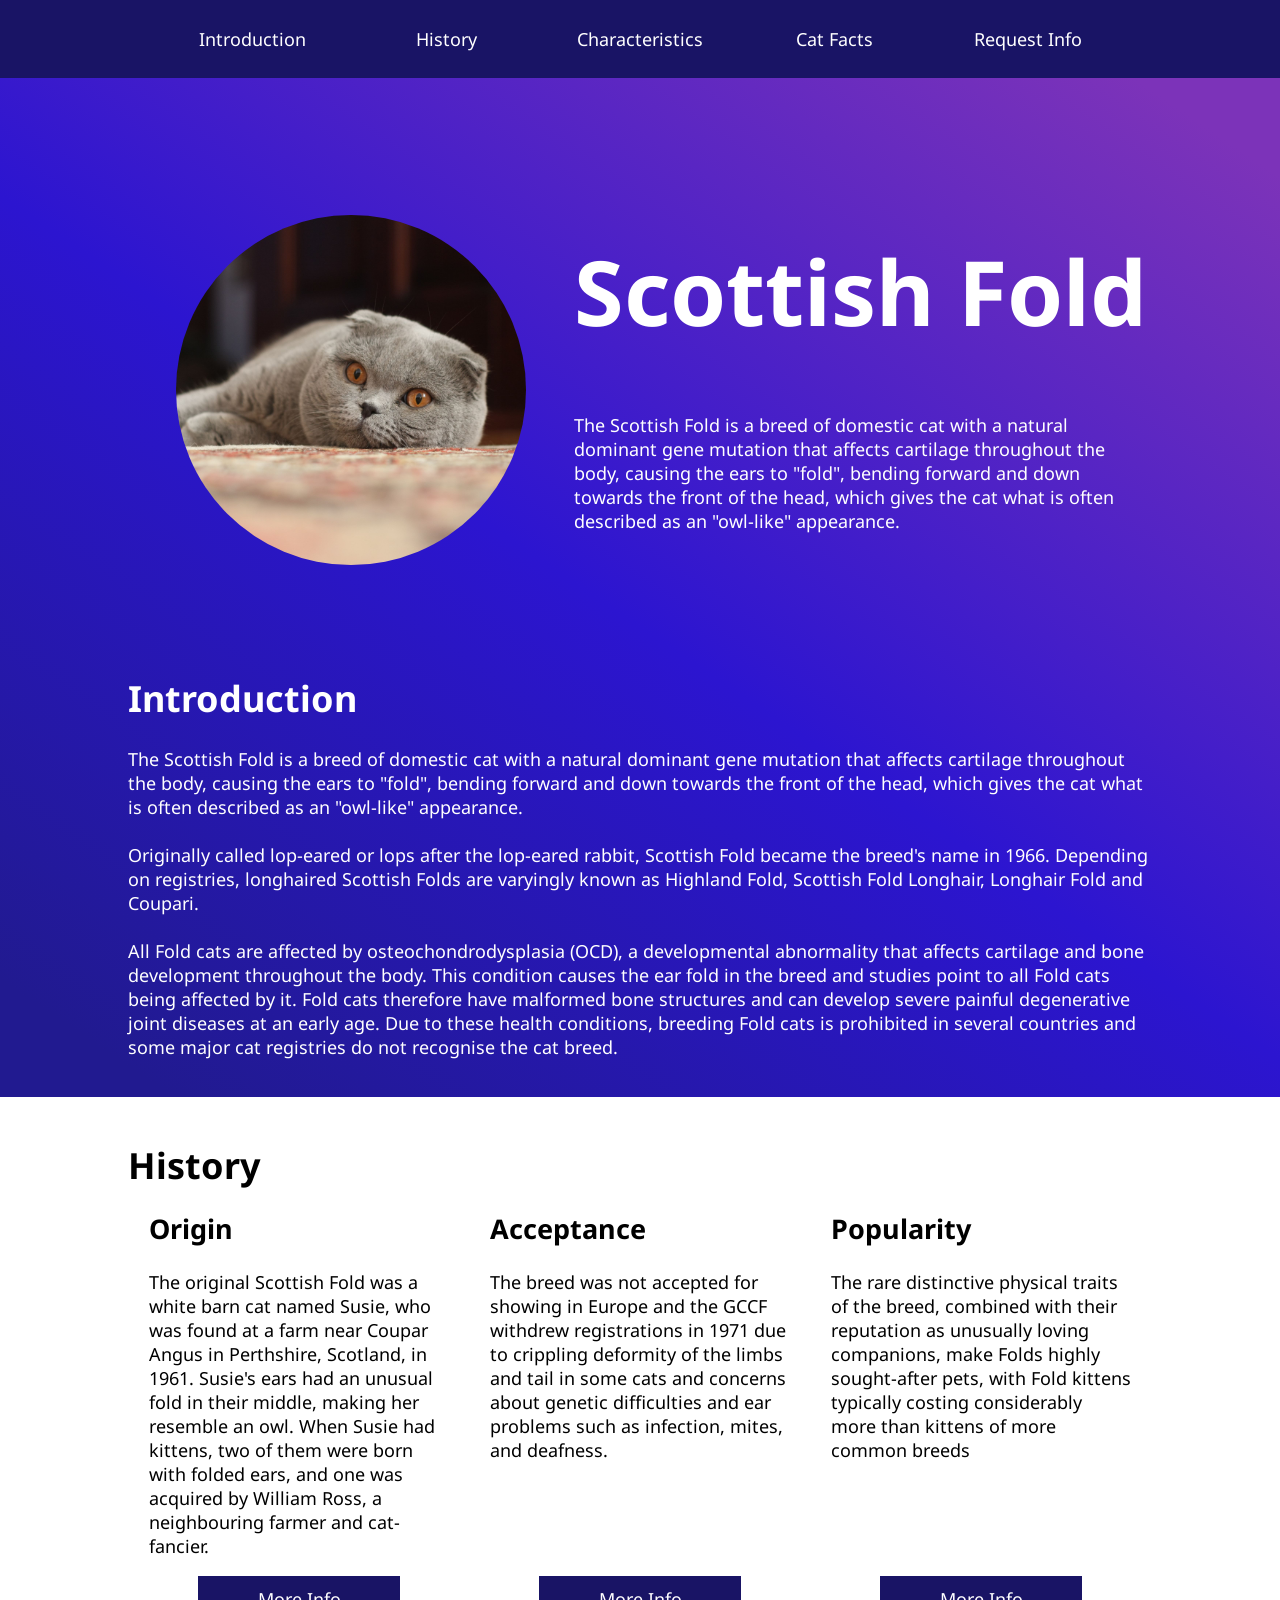
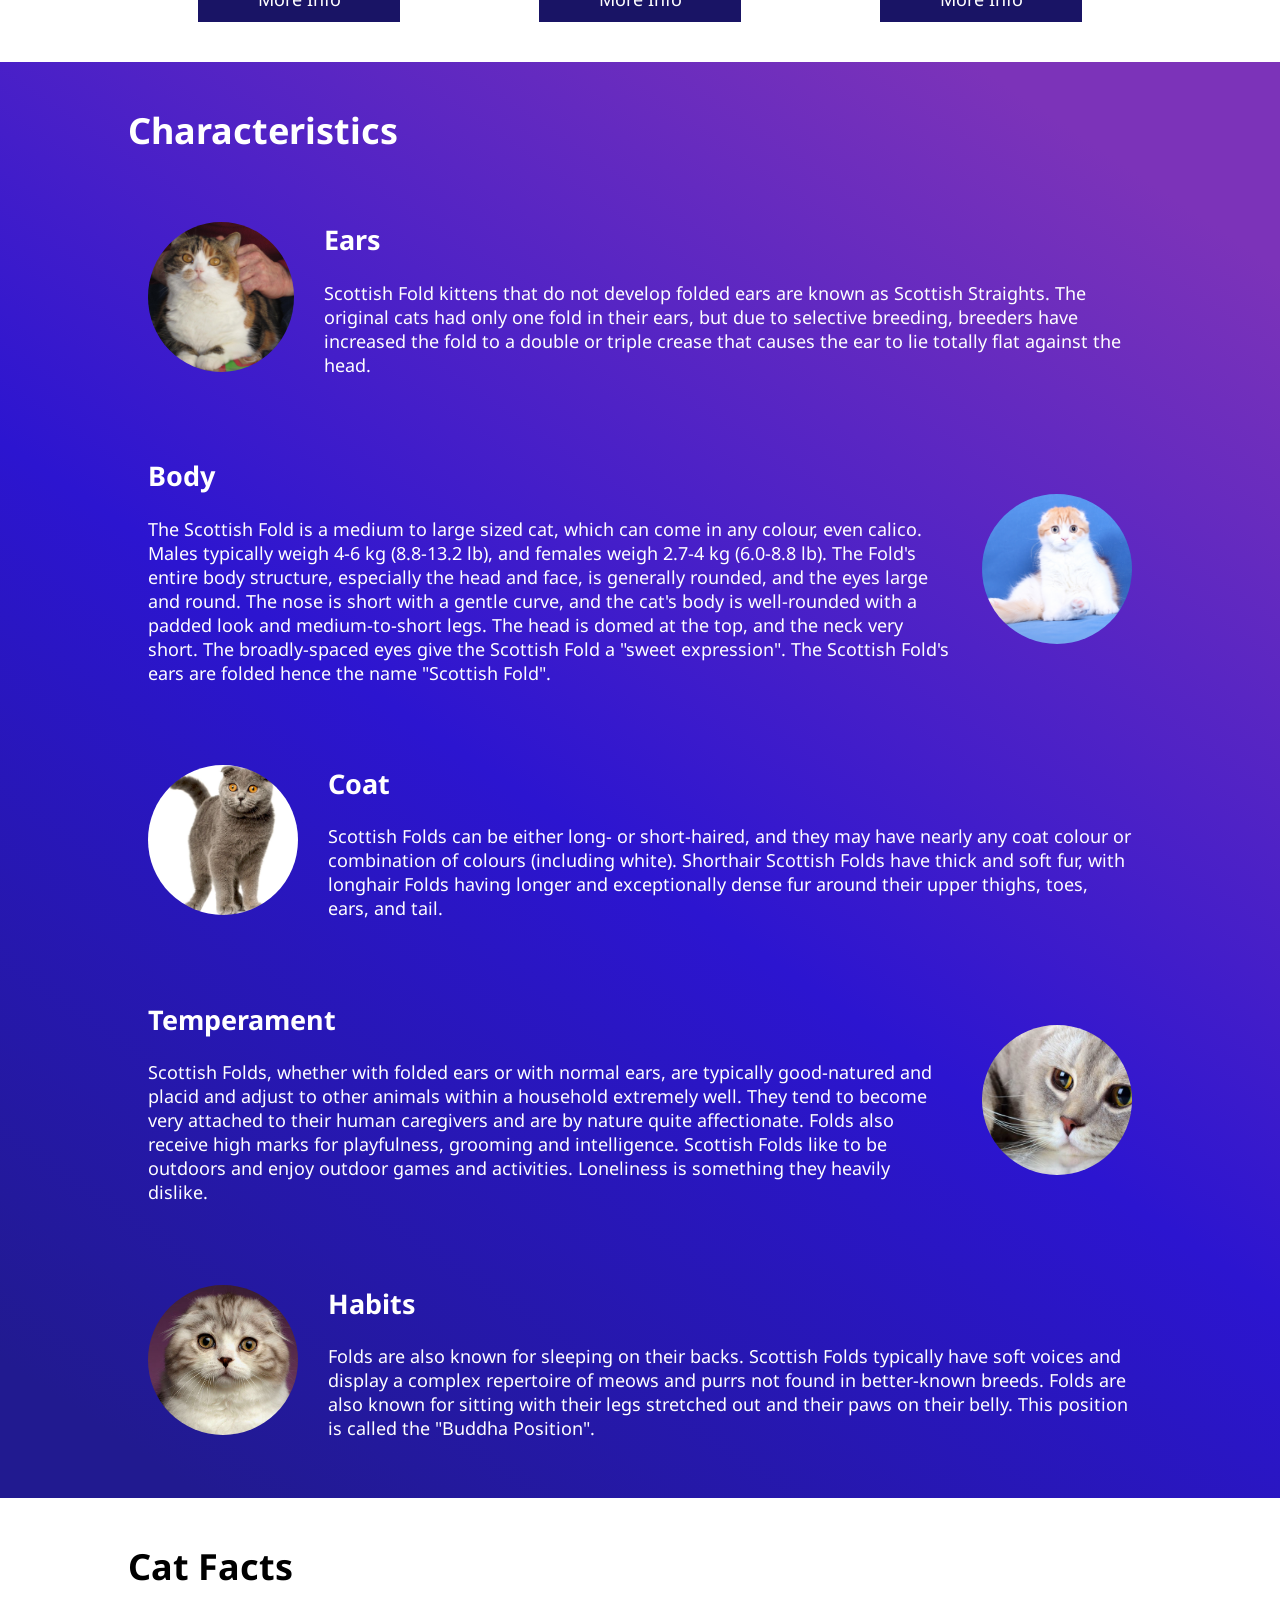
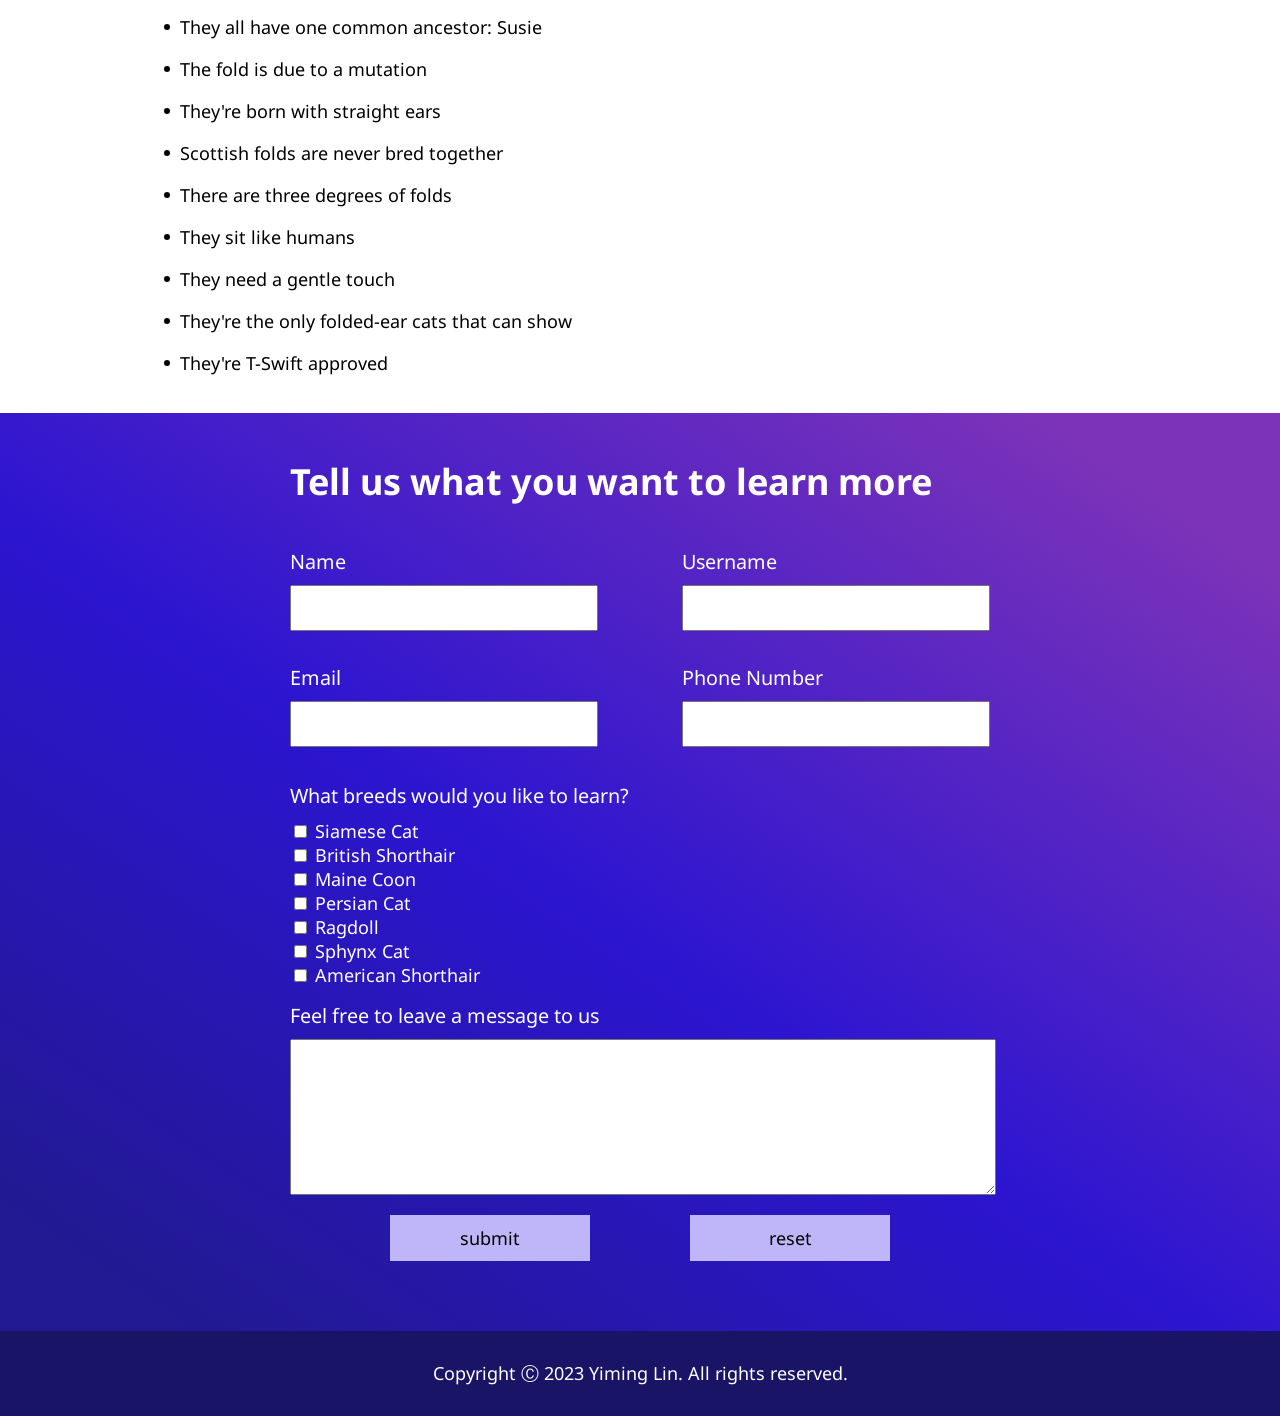
<file: 10-debugging/sample-website/index.html>
<!doctype html>
<html lang="en">
  <head>
    <meta charset="UTF-8" />
    <meta name="viewport" content="width=device-width, initial-scale=1.0" />
    <link rel="preconnect" href="https://fonts.googleapis.com" />
    <link rel="preconnect" href="https://fonts.gstatic.com" crossorigin />
    <link
      rel="stylesheet"
      href="https://cdnjs.cloudflare.com/ajax/libs/font-awesome/6.4.2/css/all.min.css"
      integrity="sha512-z3gLpd7yknf1YoNbCzqRKc4qyor8gaKU1qmn+CShxbuBusANI9QpRohGBreCFkKxLhei6S9CQXFEbbKuqLg0DA=="
      crossorigin="anonymous"
      referrerpolicy="no-referrer"
    />
    <link
      href="https://fonts.googleapis.com/css2?family=Lora&family=Noto+Sans:ital,wght@0,300;0,500;1,200;1,400&family=Poppins:wght@100;200;300;400&family=Raleway:wght@100;200;300&display=swap"
      rel="stylesheet"
    />
    <link rel="stylesheet" type="text/css" href="styles.css" />
    <title>Scottish Fold</title>
    <script defer src="index.js"></script>
  </head>
  <body>
    <header>
      <nav class="navbar large-screen-navbar">
        <ul class="nav-list">
          <li class="nav-list-item">
            <a href="#Introduction" class="nav-link hover-transition"
              >Introduction</a
            >
          </li>
          <li class="nav-list-item">
            <a href="#History" class="nav-link hover-transition">History</a>
          </li>
          <li class="nav-list-item">
            <a href="#Characteristics" class="nav-link hover-transition"
              >Characteristics</a
            >
          </li>
          <li class="nav-list-item">
            <a href="#CatFacts" class="nav-link hover-transition">Cat Facts</a>
          </li>
          <li class="nav-list-item">
            <a href="#RequestInfo" class="nav-link hover-transition"
              >Request Info</a
            >
          </li>
        </ul>
      </nav>
      <nav class="navbar small-screen-navbar">
        <input
          type="checkbox"
          class="navbar-toggle-trigger"
          id="navbar-toggle-trigger"
        />
        <label
          for="navbar-toggle-trigger"
          id="navbar-toggle-expand-button"
          class="navbar-circular-icon-button"
          aria-label="open navbar list"
        >
          <i class="fa-solid fa-bars"></i>
        </label>
        <div
          id="small-screen-navbar-element-container"
          class="small-screen-navbar-element-container"
        >
          <ul class="nav-list">
            <li class="nav-list-item">
              <a href="#Introduction" class="nav-link hover-transition"
                >Introduction</a
              >
            </li>
            <li class="nav-list-item">
              <a href="#History" class="nav-link hover-transition">History</a>
            </li>
            <li class="nav-list-item">
              <a href="#Characteristics" class="nav-link hover-transition"
                >Characteristics</a
              >
            </li>
            <li class="nav-list-item">
              <a href="#CatFacts" class="nav-link hover-transition"
                >Cat Facts</a
              >
            </li>
            <li class="nav-list-item">
              <a href="#RequestInfo" class="nav-link hover-transition"
                >Request Info</a
              >
            </li>
          </ul>
        </div>
      </nav>
    </header>

    <div class="dark-background-container section-below-navbar">
      <div
        class="space-evenly-distributed-row-container vertically-stacked-mid-screen-container content-container"
      >
        <div class="landing-image"></div>
        <div class="landing-text-container">
          <h1 class="heading-1">Scottish Fold</h1>
          <p>
            The Scottish Fold is a breed of domestic cat with a natural dominant
            gene mutation that affects cartilage throughout the body, causing
            the ears to "fold", bending forward and down towards the front of
            the head, which gives the cat what is often described as an
            "owl-like" appearance.
          </p>
        </div>
      </div>
      <div id="Introduction" class="content-container">
        <h1>Introduction</h1>
        <p>
          The Scottish Fold is a breed of domestic cat with a natural dominant
          gene mutation that affects cartilage throughout the body, causing the
          ears to "fold", bending forward and down towards the front of the
          head, which gives the cat what is often described as an "owl-like"
          appearance.
          <br />
          <br />
          Originally called lop-eared or lops after the lop-eared rabbit,
          Scottish Fold became the breed's name in 1966. Depending on
          registries, longhaired Scottish Folds are varyingly known as Highland
          Fold, Scottish Fold Longhair, Longhair Fold and Coupari.
          <br />
          <br />
          All Fold cats are affected by osteochondrodysplasia (OCD), a
          developmental abnormality that affects cartilage and bone development
          throughout the body. This condition causes the ear fold in the breed
          and studies point to all Fold cats being affected by it. Fold cats
          therefore have malformed bone structures and can develop severe
          painful degenerative joint diseases at an early age. Due to these
          health conditions, breeding Fold cats is prohibited in several
          countries and some major cat registries do not recognise the cat
          breed.
        </p>
      </div>
    </div>

    <div id="History" class="content-container">
      <h1 class="clear-margin-bottom">History</h1>
      <div
        class="space-evenly-distributed-row-container vertically-stacked-mid-screen-container"
      >
        <div class="card">
          <div>
            <h2 class="clear-margin-top">Origin</h2>
            <p>
              The original Scottish Fold was a white barn cat named Susie, who
              was found at a farm near Coupar Angus in Perthshire, Scotland, in
              1961. Susie's ears had an unusual fold in their middle, making her
              resemble an owl. When Susie had kittens, two of them were born
              with folded ears, and one was acquired by William Ross, a
              neighbouring farmer and cat-fancier.
            </p>
          </div>
          <a class="more-info-button">More Info</a>
        </div>
        <div class="popup-section-container">
          <div class="popup-section">
            <div class="space-between-distributed-row-container">
              <h3>Origin</h3>
              <button
                class="close-popup-button"
                aria-label="close popup window"
                title="close popup window"
              >
                <i class="fa-solid fa-xmark"></i>
              </button>
            </div>
            <p>
              The original Scottish Fold was a white barn cat named Susie, who
              was found at a farm near Coupar Angus in Perthshire, Scotland, in
              1961. Susie's ears had an unusual fold in their middle, making her
              resemble an owl. When Susie had kittens, two of them were born
              with folded ears, and one was acquired by William Ross, a
              neighbouring farmer and cat-fancier. Ross registered the breed
              with the Governing Council of the Cat Fancy (GCCF) in the United
              Kingdom in 1966 and started to breed Scottish Fold kittens with
              the help of geneticist Pat Turner. The breeding programme produced
              76 kittens in the first three years - 42 with folded ears and 34
              with straight ears. The conclusion from this was that the ear
              mutation is due to a simple dominant gene.
              <br />
              Susie's only reproducing offspring was a female Fold named Snooks
              who was also white; a second kitten was neutered shortly after
              birth. Three months after Snooks' birth, Susie was killed by a
              car. All Scottish Fold cats share a common ancestry to Susie.
            </p>
          </div>
        </div>

        <div class="card">
          <div>
            <h2 class="clear-margin-top">Acceptance</h2>
            <p>
              The breed was not accepted for showing in Europe and the GCCF
              withdrew registrations in 1971 due to crippling deformity of the
              limbs and tail in some cats and concerns about genetic
              difficulties and ear problems such as infection, mites, and
              deafness.
            </p>
          </div>
          <a class="more-info-button">More Info</a>
        </div>
        <div class="popup-section-container">
          <div class="popup-section">
            <div class="space-between-distributed-row-container">
              <h3>Acceptance</h3>
              <button
                class="close-popup-button"
                aria-label="close popup window"
                title="close popup window"
              >
                <i class="fa-solid fa-xmark"></i>
              </button>
            </div>
            <p>
              The breed was not accepted for showing in Europe and the GCCF
              withdrew registrations in 1971 due to crippling deformity of the
              limbs and tail in some cats and concerns about genetic
              difficulties and ear problems such as infection, mites, and
              deafness, but the Folds were exported to America and the breed
              continued to be established using crosses with British Shorthairs
              and American Shorthairs. Since the initial concerns were brought,
              the Fold breed has not had the mite and infection problems, though
              wax buildup in the ears may be greater than in other cats. The
              concerns about deformities may have been caused by
              osteochondrodysplasia, which causes abnormalities in bone and
              cartilage throughout the body.
            </p>
          </div>
        </div>

        <div class="card">
          <div>
            <h2 class="clear-margin-top">Popularity</h2>
            <p>
              The rare distinctive physical traits of the breed, combined with
              their reputation as unusually loving companions, make Folds highly
              sought-after pets, with Fold kittens typically costing
              considerably more than kittens of more common breeds
            </p>
          </div>
          <a class="more-info-button">More Info</a>
        </div>
        <div class="popup-section-container">
          <div class="popup-section">
            <div class="space-between-distributed-row-container">
              <h3>Popularity</h3>
              <button
                class="close-popup-button"
                aria-label="close popup window"
                title="close popup window"
              >
                <i class="fa-solid fa-xmark"></i>
              </button>
            </div>
            <p>
              The rare distinctive physical traits of the breed, combined with
              their reputation as unusually loving companions, make Folds highly
              sought-after pets, with Fold kittens typically costing
              considerably more than kittens of more common breeds. Scottish
              folds are also popular among celebrities, one of them being
              American singer Taylor Swift, who owns two Scottish fold cats
              named Meredith Grey (the titular character of the medical drama
              series Grey's Anatomy), and Olivia Benson (the protagonist of the
              police drama series Law & Order: Special Victims Unit).
            </p>
          </div>
        </div>
      </div>
    </div>

    <div class="dark-background-container">
      <div id="Characteristics" class="content-container">
        <h1>Characteristics</h1>
        <div class="space-between-distributed-row-container content-container">
          <img
            alt="A scottish fold kitten whose ears are hold by a pair of hands"
            class="characteristics-image"
            src="./images/Straight-eared_Scottish_Fold.jpg"
          />
          <div class="characteristics-text-margin-left">
            <h2>Ears</h2>
            <p>
              Scottish Fold kittens that do not develop folded ears are known as
              Scottish Straights. The original cats had only one fold in their
              ears, but due to selective breeding, breeders have increased the
              fold to a double or triple crease that causes the ear to lie
              totally flat against the head.
            </p>
          </div>
        </div>
        <div class="space-between-distributed-row-container content-container">
          <div class="characteristics-text-margin-right">
            <h2>Body</h2>
            <p>
              The Scottish Fold is a medium to large sized cat, which can come
              in any colour, even calico. Males typically weigh 4-6 kg (8.8-13.2
              lb), and females weigh 2.7-4 kg (6.0-8.8 lb). The Fold's entire
              body structure, especially the head and face, is generally
              rounded, and the eyes large and round. The nose is short with a
              gentle curve, and the cat's body is well-rounded with a padded
              look and medium-to-short legs. The head is domed at the top, and
              the neck very short. The broadly-spaced eyes give the Scottish
              Fold a "sweet expression". The Scottish Fold's ears are folded
              hence the name "Scottish Fold".
            </p>
          </div>
          <img
            alt="A scottish fold kitten with white body and yellowish forehead"
            class="characteristics-image"
            src="./images/Rumfold_Red_Bull.png"
          />
        </div>
        <div class="space-between-distributed-row-container content-container">
          <img
            alt="A walking scottish fold kitten with grayish body and orange eyeballs"
            class="characteristics-image"
            src="./images/scottish-fold-2.jpg"
          />
          <div class="characteristics-text-margin-left">
            <h2>Coat</h2>
            <p>
              Scottish Folds can be either long- or short-haired, and they may
              have nearly any coat colour or combination of colours (including
              white). Shorthair Scottish Folds have thick and soft fur, with
              longhair Folds having longer and exceptionally dense fur around
              their upper thighs, toes, ears, and tail.
            </p>
          </div>
        </div>
        <div class="space-between-distributed-row-container content-container">
          <div class="characteristics-text-margin-right">
            <h2>Temperament</h2>
            <p>
              Scottish Folds, whether with folded ears or with normal ears, are
              typically good-natured and placid and adjust to other animals
              within a household extremely well. They tend to become very
              attached to their human caregivers and are by nature quite
              affectionate. Folds also receive high marks for playfulness,
              grooming and intelligence. Scottish Folds like to be outdoors and
              enjoy outdoor games and activities. Loneliness is something they
              heavily dislike.
            </p>
          </div>
          <img
            alt="The headshot of a scottish fold kitten with grayish skin looking to the side"
            class="characteristics-image"
            src="./images/scottish-fold-1.jpeg"
          />
        </div>
        <div class="space-between-distributed-row-container content-container">
          <img
            alt="The headshot of a scottish fold kitten looking straight ahead"
            class="characteristics-image"
            src="./images/scottish-fold-3.jpg"
          />
          <div class="characteristics-text-margin-left">
            <h2>Habits</h2>
            <p>
              Folds are also known for sleeping on their backs. Scottish Folds
              typically have soft voices and display a complex repertoire of
              meows and purrs not found in better-known breeds. Folds are also
              known for sitting with their legs stretched out and their paws on
              their belly. This position is called the "Buddha Position".
            </p>
          </div>
        </div>
      </div>
    </div>

    <div id="CatFacts" class="content-container">
      <h1>Cat Facts</h1>
      <div>
        <p class="cat-fact-list-item">
          <span class="bullet-point"></span>They all have one common ancestor:
          Susie
        </p>
        <p class="cat-fact-list-item">
          <span class="bullet-point"></span>The fold is due to a mutation
        </p>
        <p class="cat-fact-list-item">
          <span class="bullet-point"></span>They're born with straight ears
        </p>
        <p class="cat-fact-list-item">
          <span class="bullet-point"></span>Scottish folds are never bred
          together
        </p>
        <p class="cat-fact-list-item">
          <span class="bullet-point"></span>There are three degrees of folds
        </p>
        <p class="cat-fact-list-item">
          <span class="bullet-point"></span>They sit like humans
        </p>
        <p class="cat-fact-list-item">
          <span class="bullet-point"></span>They need a gentle touch
        </p>
        <p class="cat-fact-list-item">
          <span class="bullet-point"></span>They're the only folded-ear cats
          that can show
        </p>
        <p class="cat-fact-list-item">
          <span class="bullet-point"></span>They're T-Swift approved
        </p>
      </div>
    </div>

    <div class="dark-background-container">
      <form id="RequestInfo" class="content-container form">
        <h1>Tell us what you want to learn more</h1>
        <div
          class="space-between-distributed-row-container vertically-stacked-sm-screen-container"
        >
          <p class="label-input-group form-element-container">
            <label class="form-label" for="name">Name</label>
            <input
              aria-label="name"
              class="form-input-box"
              type="text"
              id="name"
              name="name"
            />
          </p>
          <p class="label-input-group form-element-container">
            <label class="form-label" for="username">Username</label>
            <input
              aria-label="username"
              class="form-input-box"
              type="text"
              id="username"
              name="username"
            />
          </p>
        </div>
        <div
          class="space-between-distributed-row-container vertically-stacked-sm-screen-container"
        >
          <p class="label-input-group form-element-container">
            <label class="form-label" for="email">Email</label>
            <input
              aria-label="email"
              class="form-input-box"
              type="email"
              id="email"
              name="email"
            />
          </p>
          <p class="label-input-group form-element-container">
            <label class="form-label" for="phone-number">Phone Number</label>
            <input
              aria-label="phone"
              class="form-input-box"
              type="tel"
              id="phone-number"
              name="phone-number"
            />
          </p>
        </div>
        <div class="form-fieldset form-element-container">
          <p class="form-label">What breeds would you like to learn?</p>
          <div>
            <input type="checkbox" id="siamese" name="breed1" value="siamese" />
            <label for="siamese">Siamese Cat</label>
          </div>
          <div>
            <input
              type="checkbox"
              id="british-shorthair"
              name="breed2"
              value="british-shorthair"
            />
            <label for="british-shorthair">British Shorthair</label>
          </div>
          <div>
            <input
              type="checkbox"
              id="maine-coon"
              name="breed3"
              value="maine-coon"
            />
            <label for="maine-coon">Maine Coon</label>
          </div>
          <div>
            <input
              type="checkbox"
              id="persian-cat"
              name="breed4"
              value="persian-cat"
            />
            <label for="persian-cat">Persian Cat</label>
          </div>
          <div>
            <input type="checkbox" id="ragdoll" name="breed5" value="ragdoll" />
            <label for="ragdoll">Ragdoll</label>
          </div>
          <div>
            <input
              type="checkbox"
              id="sphynx-cat"
              name="breed6"
              value="sphynx-cat"
            />
            <label for="sphynx-cat">Sphynx Cat</label>
          </div>
          <div>
            <input
              type="checkbox"
              id="american-shorthair"
              name="breed"
              value="american-shorthair"
            />
            <label for="american-shorthair">American Shorthair</label>
          </div>
        </div>
        <label class="form-label" for="message"
          >Feel free to leave a message to us</label
        >
        <textarea
          class="form-textarea form-element-container"
          name="message"
          id="message"
          cols="30"
          rows="10"
        ></textarea>

        <div
          class="form space-evenly-distributed-row-container form-buttons-container"
        >
          <input class="form-button" type="submit" value="submit" />
          <input class="form-button" type="reset" value="reset" />
        </div>
      </form>
    </div>

    <footer class="footer">
      Copyright Ⓒ 2023 Yiming Lin. All rights reserved.
    </footer>
  </body>
</html>
</file>
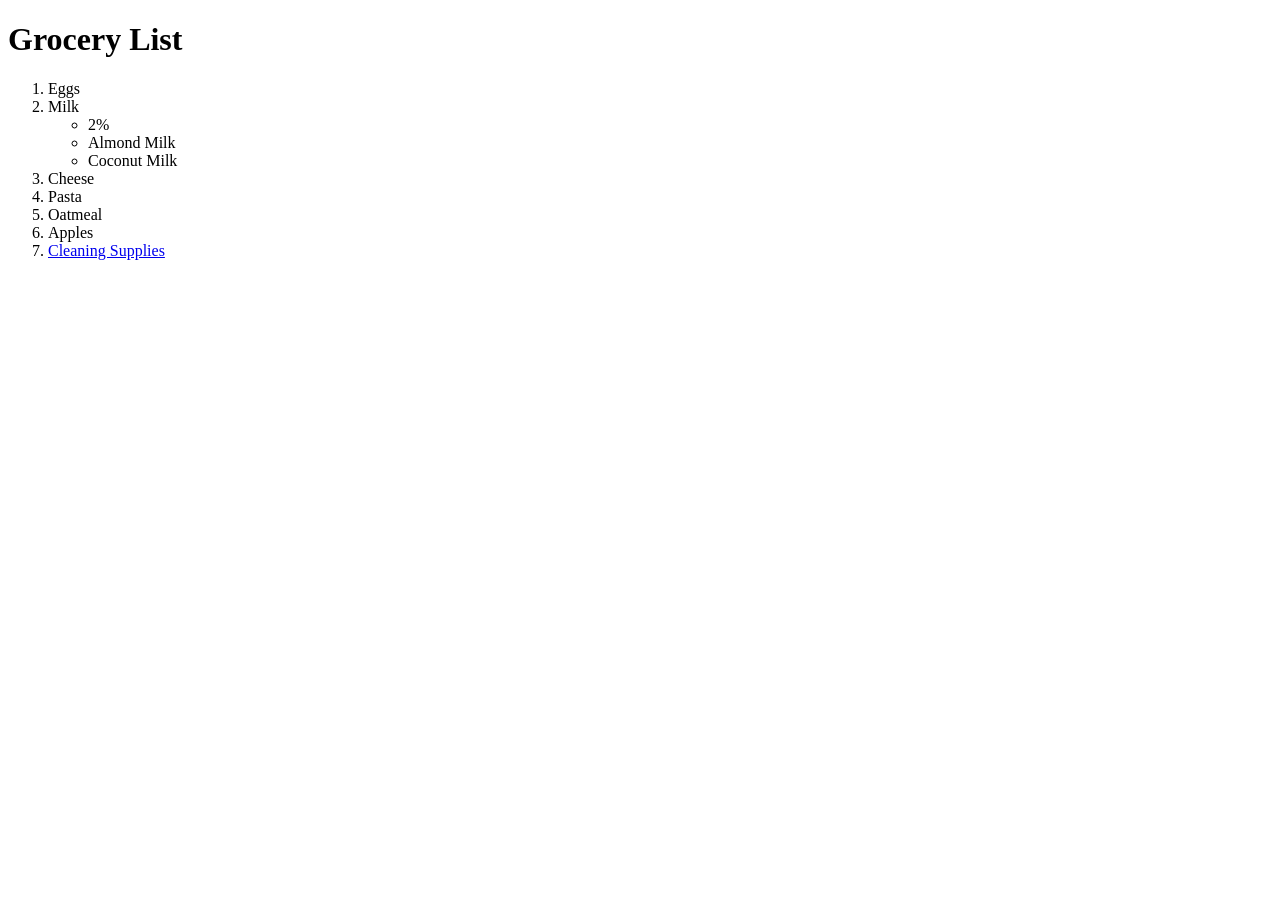
<file: 01-html/01-lists.html>
<!doctype html>
<html lang="en">
  <head>
    <meta charset="UTF-8" />
    <meta name="viewport" content="width=device-width, initial-scale=1.0" />
    <meta http-equiv="X-UA-Compatible" content="ie=edge" />
    <title>Exercise 01 - Lists</title>
  </head>
  <body>
    <main>
      <h1>Grocery List</h1>
      <!-- Add your code here -->
      <ol>
        <li>Eggs</li>
        <li>
          Milk
          <ul>
            <li>2%</li>
            <li>Almond Milk</li>
            <li>Coconut Milk</li>
          </ul>
        </li>
        <li>Cheese</li>
        <li>Pasta</li>
        <li>Oatmeal</li>
        <li>Apples</li>
        <li><a href="#">Cleaning Supplies</a></li>
      </ol>
    </main>
  </body>
</html>
</file>
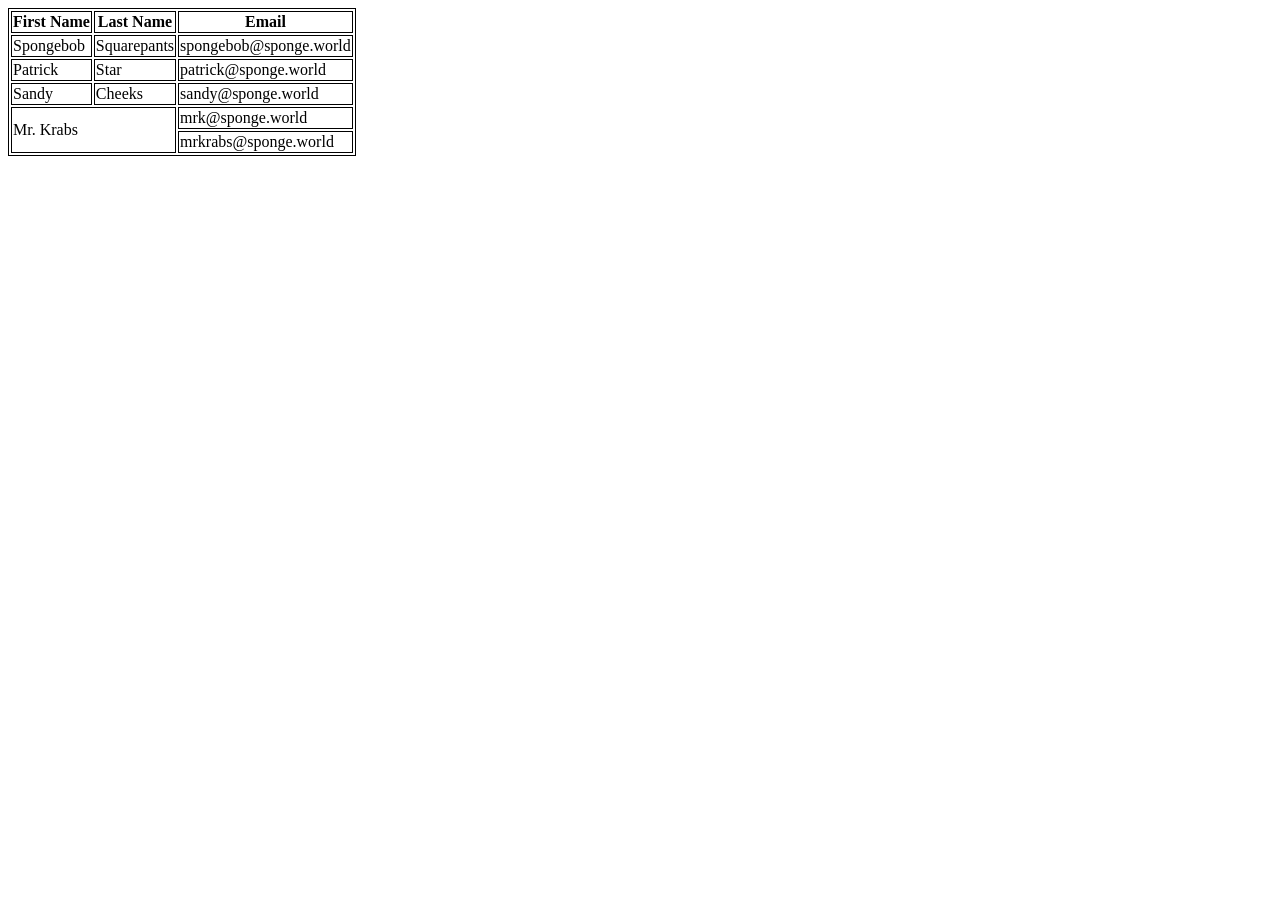
<file: 01-html/03-table.html>
<!doctype html>
<html lang="en">
  <head>
    <meta charset="UTF-8" />
    <meta name="viewport" content="width=device-width, initial-scale=1.0" />
    <meta http-equiv="X-UA-Compatible" content="ie=edge" />
    <title>Exercise 03 - Table</title>
    <style>
      table,
      th,
      tr,
      td {
        border: 1px solid black;
      }
    </style>
  </head>
  <body>
    <main>
      <table border="1">
        <thead>
          <tr>
            <th>First Name</th>
            <th>Last Name</th>
            <th>Email</th>
          </tr>
        </thead>
        <tbody>
          <tr>
            <td>Spongebob</td>
            <td>Squarepants</td>
            <td>spongebob@sponge.world</td>
          </tr>
          <tr>
            <td>Patrick</td>
            <td>Star</td>
            <td>patrick@sponge.world</td>
          </tr>
          <tr>
            <td>Sandy</td>
            <td>Cheeks</td>
            <td>sandy@sponge.world</td>
          </tr>
          <tr>
            <td colspan="2" rowspan="2">Mr. Krabs</td>
            <td>mrk@sponge.world</td>
          </tr>
          <tr>
            <td>mrkrabs@sponge.world</td>
          </tr>
        </tbody>
      </table>
    </main>
  </body>
</html>
</file>
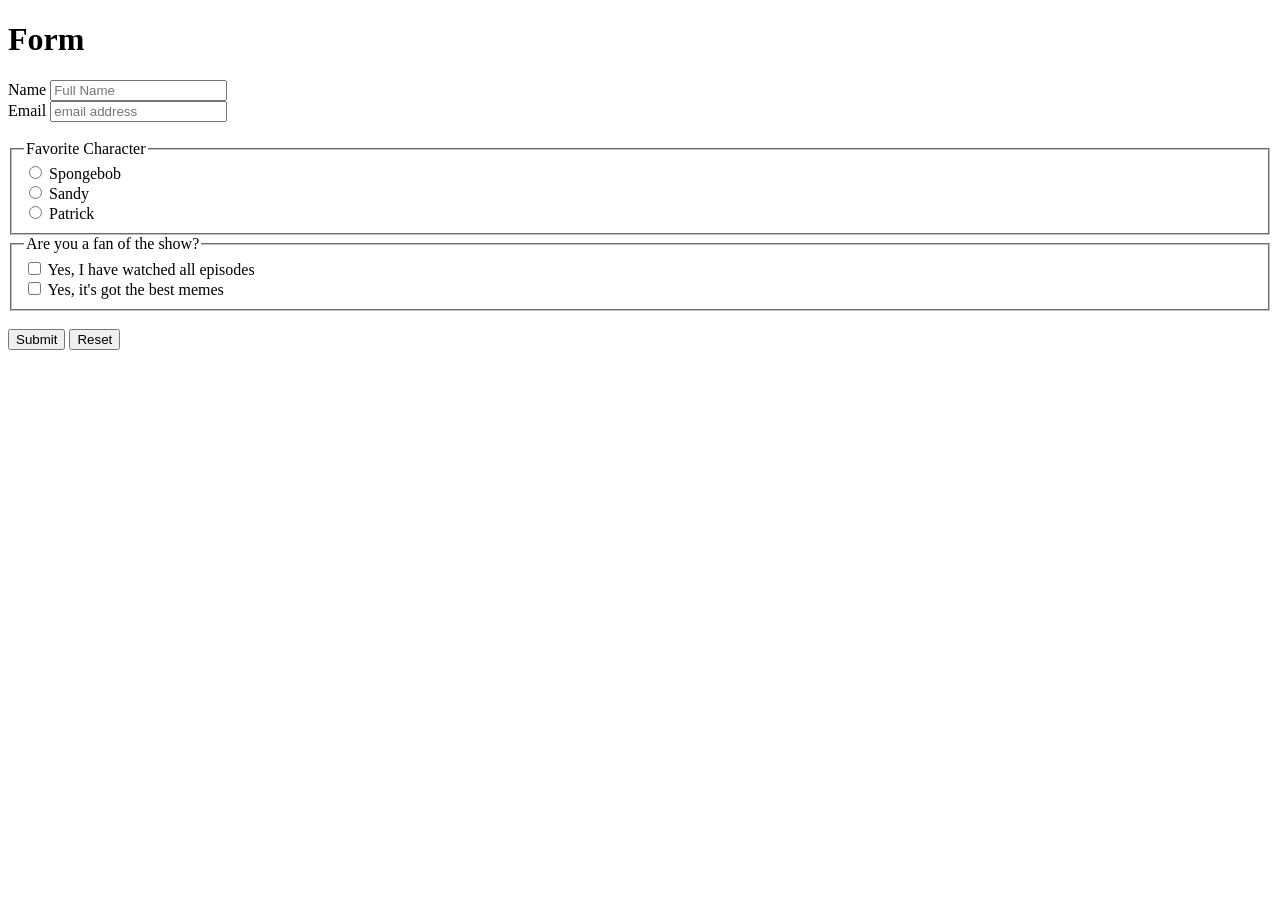
<file: 01-html/04-form.html>
<!doctype html>
<html lang="en">
  <head>
    <meta charset="UTF-8" />
    <meta name="viewport" content="width=device-width, initial-scale=1.0" />
    <meta http-equiv="X-UA-Compatible" content="ie=edge" />
    <title>Exercise 04 - Form</title>
  </head>
  <body>
    <main>
      <!-- i chhanged form action"" from /submit to "" "-->
      <form action="">
        <!-- Add your code here -->
        <h1>Form</h1>
        <div>
          <label for="username">Name</label>
          <input
            type="text"
            name="username"
            id="username"
            placeholder="Full Name"
          />
        </div>
        <div>
          <label for="email"> Email</label>
          <input
            type="email"
            name="email"
            id="email"
            placeholder="email address"
          />
        </div>
        <br />
        <fieldset>
          <legend>Favorite Character</legend>
          <input type="radio" name="character" id="spongebob" />
          <label for="spongebob">Spongebob</label>
          <br />
          <input type="radio" name="character" id="sandy" />
          <label for="sandy">Sandy</label>
          <br />
          <input type="radio" name="character" id="patrick" />
          <label for="patrick">Patrick</label>
          <br />
        </fieldset>
        <fieldset>
          <legend>Are you a fan of the show?</legend>
          <input type="checkbox" name="episodes" id="option1" />
          <label for="option1">Yes, I have watched all episodes</label>
          <br />
          <input type="checkbox" name="episodes" id="option2" />
          <label for="option2">Yes, it's got the best memes</label>
        </fieldset>
        <br />
        <div>
          <input type="submit" value="Submit" />
          <input type="reset" value="Reset" />
        </div>
      </form>
    </main>
  </body>
</html>
</file>
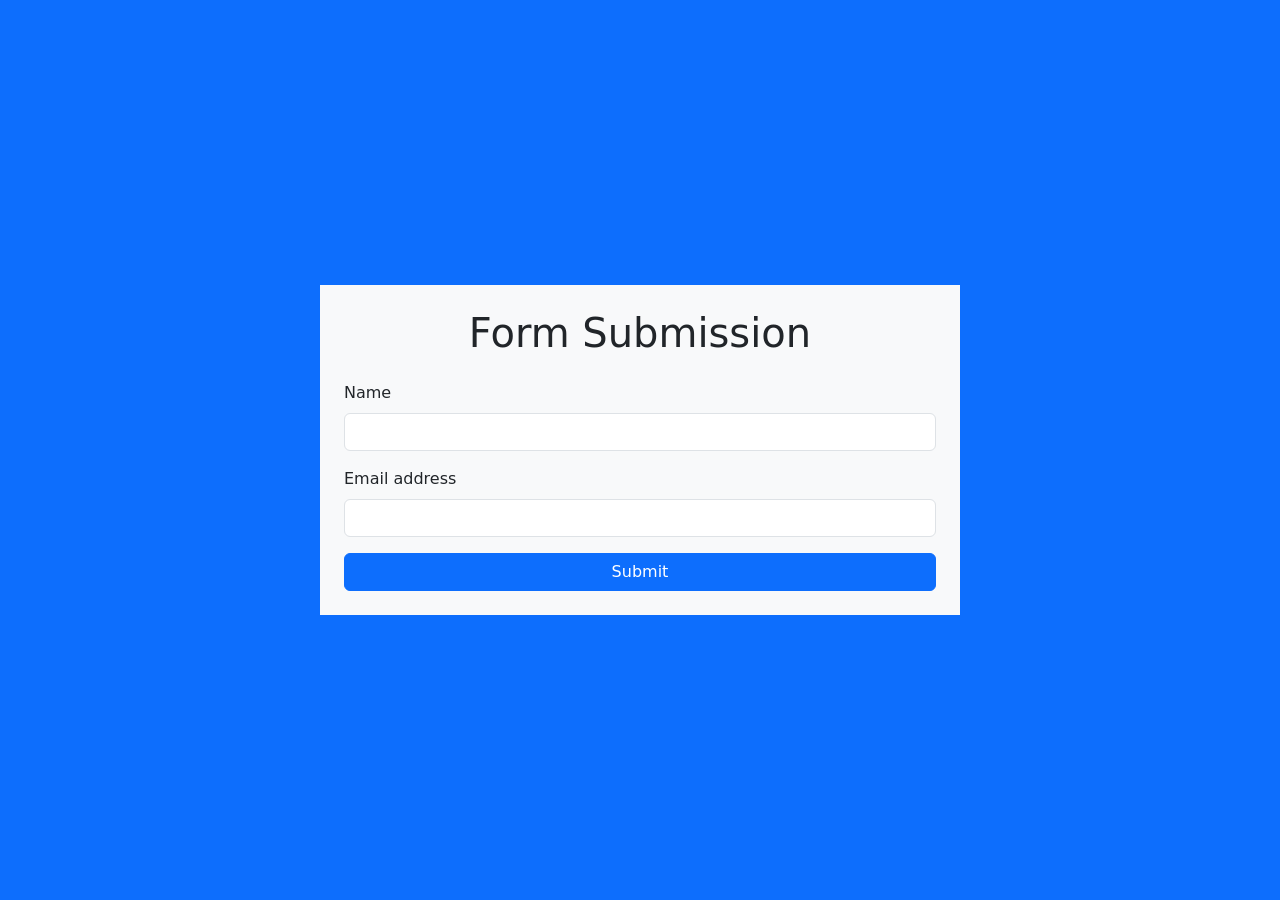
<file: 09-nodejs/exercise/form.html>
<!doctype html>
<html lang="en">
  <head>
    <meta charset="UTF-8" />
    <meta http-equiv="X-UA-Compatible" content="IE=edge" />
    <meta name="viewport" content="width=device-width, initial-scale=1.0" />
    <link
      rel="stylesheet"
      href="https://cdn.jsdelivr.net/npm/bootstrap@5.0.2/dist/css/bootstrap.min.css"
    />
    <title>Form Submission</title>
  </head>
  <body
    class="bg-primary min-vh-100 d-flex align-items-center justify-content-center"
  >
    <main class="container w-50 aling-items-center p-4 bg-light">
      <h1 class="mb-4 text-center">Form Submission</h1>
      <form method="post" action="/formExerciseSubmit">
        <div class="mb-3">
          <label for="usernameInput" class="form-label">Name</label>
          <input
            type="text"
            id="usernameInput"
            name="usernameInput"
            class="form-control"
          />
        </div>
        <div class="mb-3">
          <label for="emailInput" class="form-label">Email address</label>
          <input
            type="email"
            id="emailInput"
            name="emailInput"
            class="form-control"
          />
        </div>
        <button type="submit" class="btn btn-primary w-100">Submit</button>
      </form>
    </main>
  </body>
</html>
</file>
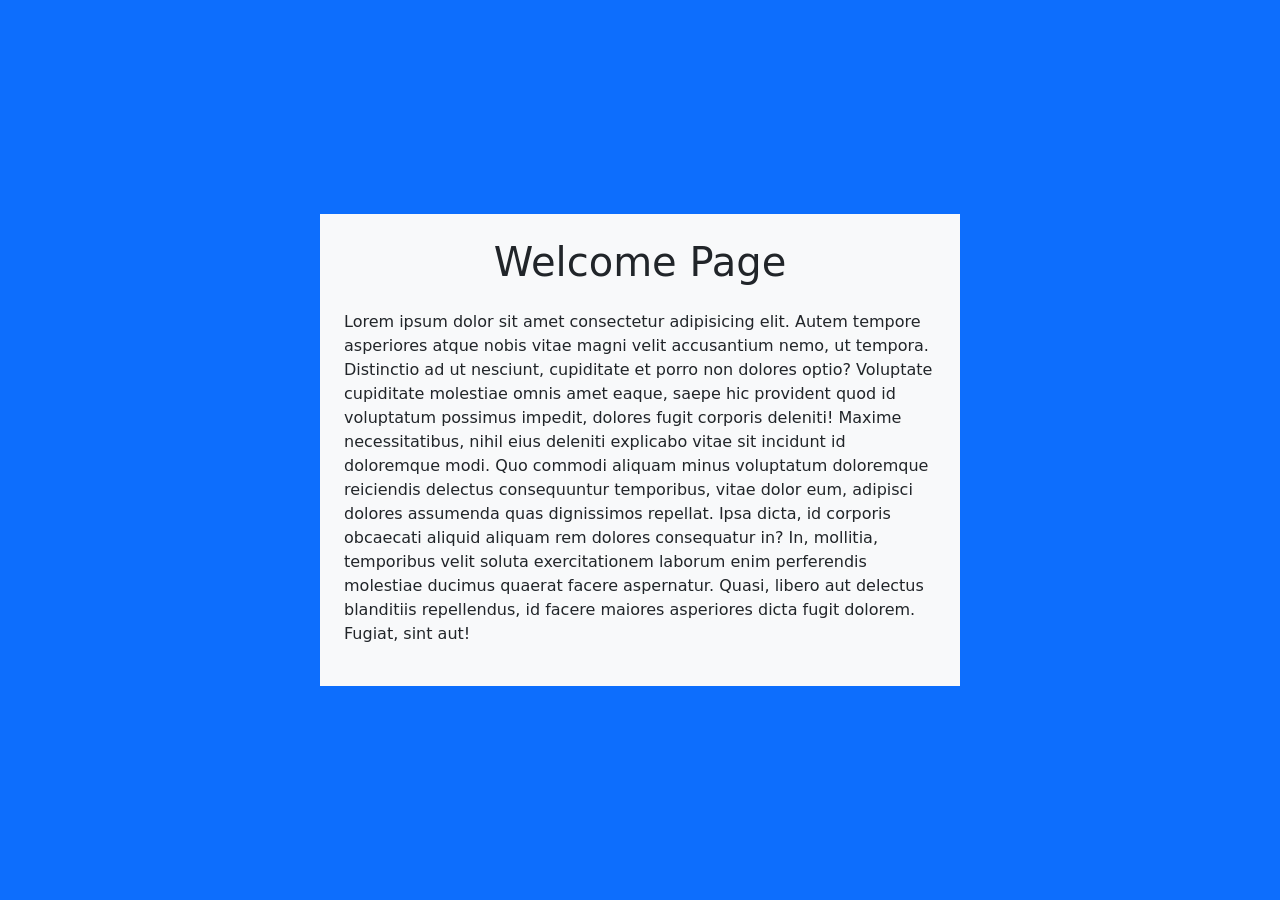
<file: 09-nodejs/exercise/welcome.html>
<!doctype html>
<html lang="en">
  <head>
    <meta charset="UTF-8" />
    <meta http-equiv="X-UA-Compatible" content="IE=edge" />
    <meta name="viewport" content="width=device-width, initial-scale=1.0" />
    <link
      rel="stylesheet"
      href="https://cdn.jsdelivr.net/npm/bootstrap@5.0.2/dist/css/bootstrap.min.css"
    />
    <title>Welcome Page</title>
  </head>
  <body
    class="bg-primary min-vh-100 d-flex align-items-center justify-content-center"
  >
    <main class="container w-50 aling-items-center p-4 bg-light">
      <h1 class="mb-4 text-center">Welcome Page</h1>
      <p class="text-left">
        Lorem ipsum dolor sit amet consectetur adipisicing elit. Autem tempore
        asperiores atque nobis vitae magni velit accusantium nemo, ut tempora.
        Distinctio ad ut nesciunt, cupiditate et porro non dolores optio?
        Voluptate cupiditate molestiae omnis amet eaque, saepe hic provident
        quod id voluptatum possimus impedit, dolores fugit corporis deleniti!
        Maxime necessitatibus, nihil eius deleniti explicabo vitae sit incidunt
        id doloremque modi. Quo commodi aliquam minus voluptatum doloremque
        reiciendis delectus consequuntur temporibus, vitae dolor eum, adipisci
        dolores assumenda quas dignissimos repellat. Ipsa dicta, id corporis
        obcaecati aliquid aliquam rem dolores consequatur in? In, mollitia,
        temporibus velit soluta exercitationem laborum enim perferendis
        molestiae ducimus quaerat facere aspernatur. Quasi, libero aut delectus
        blanditiis repellendus, id facere maiores asperiores dicta fugit
        dolorem. Fugiat, sint aut!
      </p>
    </main>
  </body>
</html>
</file>
<file: 10-debugging/sample-website/styles.css>
:root {
  --darker-blue: rgb(25, 20, 101, 1);
  --darker-blue-transpaent: rgb(25, 20, 101, 0.7);
  --dark-blue: rgba(33, 26, 144, 1);
  --blue: rgba(44, 21, 208, 1);
  --light-blue: rgb(190, 182, 249);
  --purple: rgba(124, 51, 185, 1);
  --white: rgb(255, 255, 255);
  --transparent: rgba(0, 0, 0, 0);
  --light-gray: rgb(226, 226, 226);
  --darker-blue-even-transpaent: rgb(25, 20, 101, 0.2);
}

html {
  box-sizing: border-box;
  font-size: 18px;
  font-family: "Noto Sans", sans-serif;
  scroll-padding-top: 60px;
}

body {
  margin: 0;
  padding: 0;
}

.dark-background-container {
  background: var(--dark-blue);
  background: linear-gradient(
    34deg,
    var(--dark-blue) 6%,
    var(--blue) 46%,
    var(--purple) 91%
  );
  color: var(--white);
}

.content-container {
  padding: 20px;
  max-width: 1024px;
  margin: auto;
}

.space-evenly-distributed-row-container {
  display: flex;
  justify-content: space-evenly;
}

.space-between-distributed-row-container {
  display: flex;
  justify-content: space-between;
}

.more-info-button {
  text-align: center;
  background-color: var(--darker-blue);
  color: var(--white);
  border: 1px solid var(--darker-blue);
  width: 180px;
  margin: 0 auto;
  font-family: inherit;
  font-size: 1rem;
  display: block;
  padding: 10px;
}

.more-info-button:hover {
  background-color: var(--white);
  color: var(--darker-blue);
  cursor: pointer;
  transition: 0.25s;
}

.navbar-circular-icon-button {
  font-size: 1.5rem;
  color: var(--white);
  display: flex;
  justify-content: center;
  align-items: center;
  border-radius: 50%;
  width: 60px;
  height: 60px;
  background-color: transparent;
  border: none;
}

.navbar-circular-icon-button:hover {
  background-color: var(--light-gray);
  color: var(--darker-blue);
  cursor: pointer;
  transition: 0.25s;
}

.navbar-toggle-close-button {
  font-size: 1.5rem;
  color: var(--white);
  display: flex;
  justify-content: center;
  align-items: center;
  border-radius: 50%;
  width: 60px;
  height: 60px;
  background-color: transparent;
  border: none;
  margin: auto;
}

.navbar-toggle-close-button:hover {
  background-color: var(--light-gray);
  color: var(--darker-blue);
  cursor: pointer;
  transition: 0.25s;
}

.close-popup-button {
  font-size: 2rem;
  background-color: var(--white);
  display: flex;
  justify-content: center;
  align-items: center;
  border-radius: 50%;
  width: 60px;
  height: 60px;
  background-color: transparent;
  border: none;
}

.close-popup-button:hover {
  color: var(--darker-blue);
  background-color: var(--darker-blue-even-transpaent);
  cursor: pointer;
}

.form-button {
  width: 200px;
  background-color: var(--light-blue);
  color: black;
  border: 1px solid var(--light-blue);
  font-family: inherit;
  font-size: 1rem;
  display: block;
  padding: 10px;
  margin-bottom: 20px;
}

.form-button:hover {
  background-color: var(--darker-blue);
  color: var(--white);
  border: 1px solid var(--darker-blue);
  cursor: pointer;
  transition: 0.25s;
}

.navbar {
  position: fixed;
  width: 100%;
  padding: 15px;
  background-color: var(--darker-blue);
  box-sizing: border-box;
  /* z-index: 1000px; */
}

.navbar-toggle-trigger {
  display: none;
}

.navbar-toggle-trigger:checked ~ .small-screen-navbar-element-container {
  display: block;
}

.nav-list {
  padding: 0;
  margin: 0;
  list-style-type: none;
  display: flex;
  justify-content: center;
}

.nav-list-item {
  display: block;
  padding: 10px;
  width: 170px;
  text-align: center;
  border: 2px solid var(--transparent);
}

.nav-list-item:hover {
  border: 2px solid var(--white);
  border-radius: 20px;
  cursor: pointer;
}

.nav-link {
  text-decoration: none;
  color: var(--white);
}

.small-screen-navbar {
  display: none;
}

.small-screen-navbar-element-container {
  display: none;
}

.landing-image {
  width: 350px;
  height: 350px;
  margin: 45px;
  border-radius: 50%;
  display: block;
  align-self: start;
  background-image: url("./images/1920px-Adult_Scottish_Fold.jpg");
  background-position: center;
  background-size: cover;
}

.landing-text-container {
  max-width: 575px;
}

.heading-1 {
  font-size: 5rem;
}

.section-below-navbar {
  padding-top: 150px;
  min-height: calc(100vh - 150px);
}

.card {
  width: 300px;
  border-radius: 3px;
  padding: 10px;
  margin: 10px;
  display: flex;
  flex-direction: column;
  justify-content: space-between;
}

.clear-margin-top {
  margin-top: 0;
}

.clear-margin-bottom {
  margin-bottom: 0;
}

.popup-section-container {
  display: none;
  position: fixed;
  width: 100%;
  height: 100%;
  top: 0;
  left: 0;
  background-color: var(--darker-blue-transpaent);
}

.popup-section {
  background-color: var(--white);
  max-width: 846px;
  max-height: 70vh;
  overflow-y: scroll;
  margin: 150px auto;
  padding: 30px;
}

.characteristics-image {
  width: 150px;
  height: 150px;
  border-radius: 50%;
  align-self: center;
  object-fit: cover;
}

.characteristics-text-margin-left {
  margin-left: 30px;
}

.characteristics-text-margin-right {
  margin-right: 30px;
}

.cat-fact-list-item {
  display: flex;
  align-items: center;
}

.bullet-point {
  display: block;
  background-color: black;
  height: 6px;
  width: 6px;
  border-radius: 50%;
  margin-right: 10px;
  margin-left: 2em;
}

.form {
  width: 700px;
  margin: auto;
}

.form-label {
  display: block;
  margin-bottom: 10px;
  font-size: 1.1rem;
}

.form-input-box {
  width: 300px;
  height: 40px;
  font-size: inherit;
  font-family: inherit;
}

.form-fieldset {
  padding: 0;
  margin: 0;
  border: none;
}

.form-element-container {
  margin-bottom: 15px;
}

.form-buttons-container {
  padding-bottom: 30px;
}

.form-textarea {
  width: 100%;
}

.footer {
  background-color: var(--darker-blue);
  color: var(--white);
  padding: 30px;
  text-align: center;
}

@media screen and (max-width: 1023px) {
  .vertically-stacked-mid-screen-container {
    flex-direction: column;
  }

  html {
    scroll-padding-top: 320px;
  }

  .nav-list {
    flex-direction: column;
    align-items: center;
  }

  .small-screen-navbar {
    display: block;
  }

  .large-screen-navbar {
    display: none;
  }

  .landing-image {
    margin: auto;
  }

  .landing-text-container {
    max-width: unset;
  }

  .heading-1 {
    text-align: center;
  }

  .card {
    width: unset;
    border-radius: 3px;
    padding: 10px;
  }

  .popup-section {
    background-color: var(--white);
    margin: 150px 30px;
  }
}

@media screen and (max-width: 767px) {
  .vertically-stacked-sm-screen-container {
    flex-direction: column;
  }

  .landing-image {
    width: 250px;
    height: 250px;
  }

  .heading-1 {
    font-size: 4rem;
  }

  .characteristics-image {
    display: none;
  }

  .characteristics-text-margin-left {
    margin-left: 0px;
  }

  .characteristics-text-margin-right {
    margin-right: 0px;
  }

  .form {
    width: unset;
  }

  .label-input-group {
    display: flex;
    justify-content: space-between;
  }
}

@media screen and (max-width: 600px) {
  .label-input-group {
    flex-direction: column;
  }

  .form-input-box {
    width: 100%;
  }

  .form-button {
    width: 180px;
  }
}
</file>
